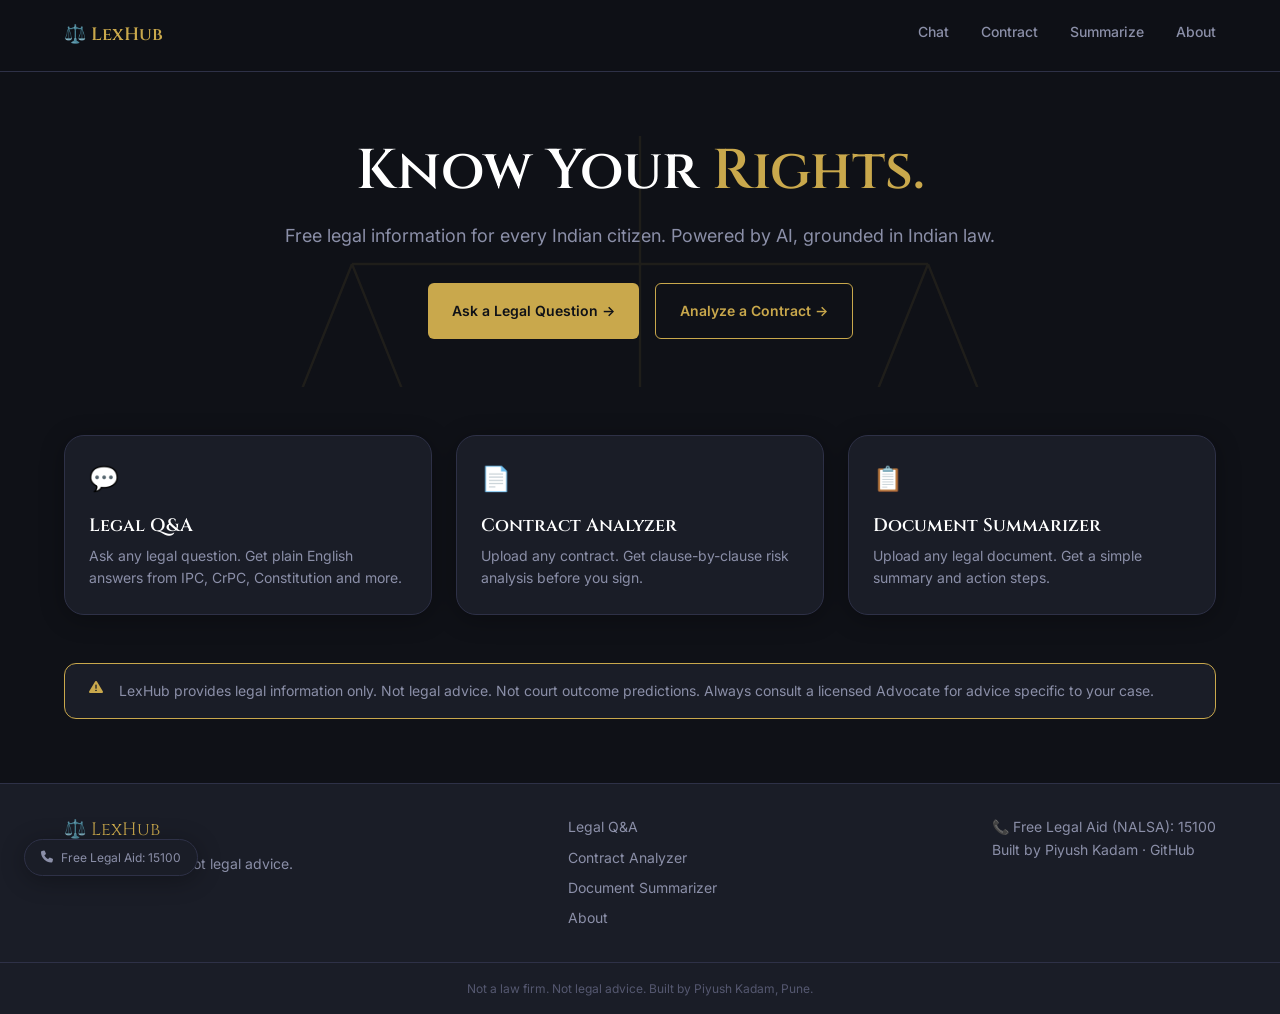
<file: frontend/index.html>
<!DOCTYPE html>
<html lang="en">
<head>
  <meta charset="UTF-8" />
  <meta name="viewport" content="width=device-width, initial-scale=1.0" />
  <title>LexHub — AI Legal Aid for India</title>
  <meta name="description" content="Free legal information for every Indian citizen. Ask legal questions, analyze contracts, and summarize legal documents in plain English." />
  <link rel="stylesheet" href="css/style.css" />
  <link rel="stylesheet" href="https://cdnjs.cloudflare.com/ajax/libs/font-awesome/6.5.1/css/all.min.css" />
</head>
<body>

  <header class="navbar">
    <div class="navbar__inner">
      <a class="navbar__logo" href="index.html">⚖️ LexHub</a>
      <nav class="navbar__links">
        <a class="navbar__link" href="chat.html">Chat</a>
        <a class="navbar__link" href="contract.html">Contract</a>
        <a class="navbar__link" href="summarizer.html">Summarize</a>
        <a class="navbar__link" href="about.html">About</a>
      </nav>
      <button class="navbar__toggle" aria-label="Toggle navigation menu">
        <i class="fa-solid fa-bars"></i>
      </button>
    </div>
  </header>

  <main>
    <section class="hero">
      <svg class="hero__bg" viewBox="0 0 800 400" xmlns="http://www.w3.org/2000/svg" aria-hidden="true">
        <g stroke="#C9A84C" stroke-width="1.5" fill="none" opacity="0.6">
          <line x1="400" y1="40" x2="400" y2="320" />
          <line x1="220" y1="120" x2="580" y2="120" />
          <line x1="220" y1="120" x2="180" y2="220" />
          <line x1="220" y1="120" x2="260" y2="220" />
          <line x1="580" y1="120" x2="540" y2="220" />
          <line x1="580" y1="120" x2="620" y2="220" />
          <path d="M180 220 A40 40 0 0 0 260 220" />
          <path d="M540 220 A40 40 0 0 0 620 220" />
          <line x1="340" y1="320" x2="460" y2="320" />
        </g>
      </svg>
      <div class="hero__content">
        <h1 class="hero__heading">Know Your <span>Rights.</span></h1>
        <p class="hero__subheading">
          Free legal information for every Indian citizen. Powered by AI, grounded in Indian law.
        </p>
        <div class="hero__ctas">
          <a class="btn btn--primary" href="chat.html">Ask a Legal Question →</a>
          <a class="btn btn--outline" href="contract.html">Analyze a Contract →</a>
        </div>
      </div>
    </section>

    <section class="features">
      <article class="feature-card">
        <div class="feature-card__icon">💬</div>
        <h2 class="feature-card__title">Legal Q&amp;A</h2>
        <p class="feature-card__text">
          Ask any legal question. Get plain English answers from IPC, CrPC, Constitution and more.
        </p>
      </article>
      <article class="feature-card">
        <div class="feature-card__icon">📄</div>
        <h2 class="feature-card__title">Contract Analyzer</h2>
        <p class="feature-card__text">
          Upload any contract. Get clause-by-clause risk analysis before you sign.
        </p>
      </article>
      <article class="feature-card">
        <div class="feature-card__icon">📋</div>
        <h2 class="feature-card__title">Document Summarizer</h2>
        <p class="feature-card__text">
          Upload any legal document. Get a simple summary and action steps.
        </p>
      </article>
    </section>

    <section class="banner">
      <div class="disclaimer">
        <i class="fa-solid fa-triangle-exclamation disclaimer__icon" aria-hidden="true"></i>
        <span>LexHub provides legal information only. Not legal advice. Not court outcome predictions. Always consult a licensed Advocate for advice specific to your case.</span>
      </div>
    </section>
  </main>

  <footer class="footer">
    <div class="footer__top">
      <div>
        <div class="footer__brand">⚖️ LexHub</div>
        <p class="footer__tagline">Know your rights. Not legal advice.</p>
      </div>
      <nav class="footer__links">
        <a href="chat.html">Legal Q&amp;A</a>
        <a href="contract.html">Contract Analyzer</a>
        <a href="summarizer.html">Document Summarizer</a>
        <a href="about.html">About</a>
      </nav>
      <div class="footer__nalsa">
        <p>📞 Free Legal Aid (NALSA): <a href="https://nalsa.gov.in" target="_blank" rel="noopener">15100</a></p>
        <p>Built by Piyush Kadam ·
          <a href="https://github.com/virtualpiyu" target="_blank" rel="noopener">GitHub</a>
        </p>
      </div>
    </div>
    <div class="footer__bottom">
      Not a law firm. Not legal advice. Built by Piyush Kadam, Pune.
    </div>
  </footer>

  <a class="nalsa-widget" href="https://nalsa.gov.in" target="_blank" rel="noopener">
    <i class="fa-solid fa-phone" aria-hidden="true"></i> Free Legal Aid: 15100
  </a>

  <script src="js/utils.js"></script>
  <script>
    document.querySelectorAll('.navbar__link').forEach(link => {
      if (link.getAttribute('href') === location.pathname.split('/').pop()) {
        link.classList.add('active');
      }
    });
  </script>
</body>
</html>
</file>
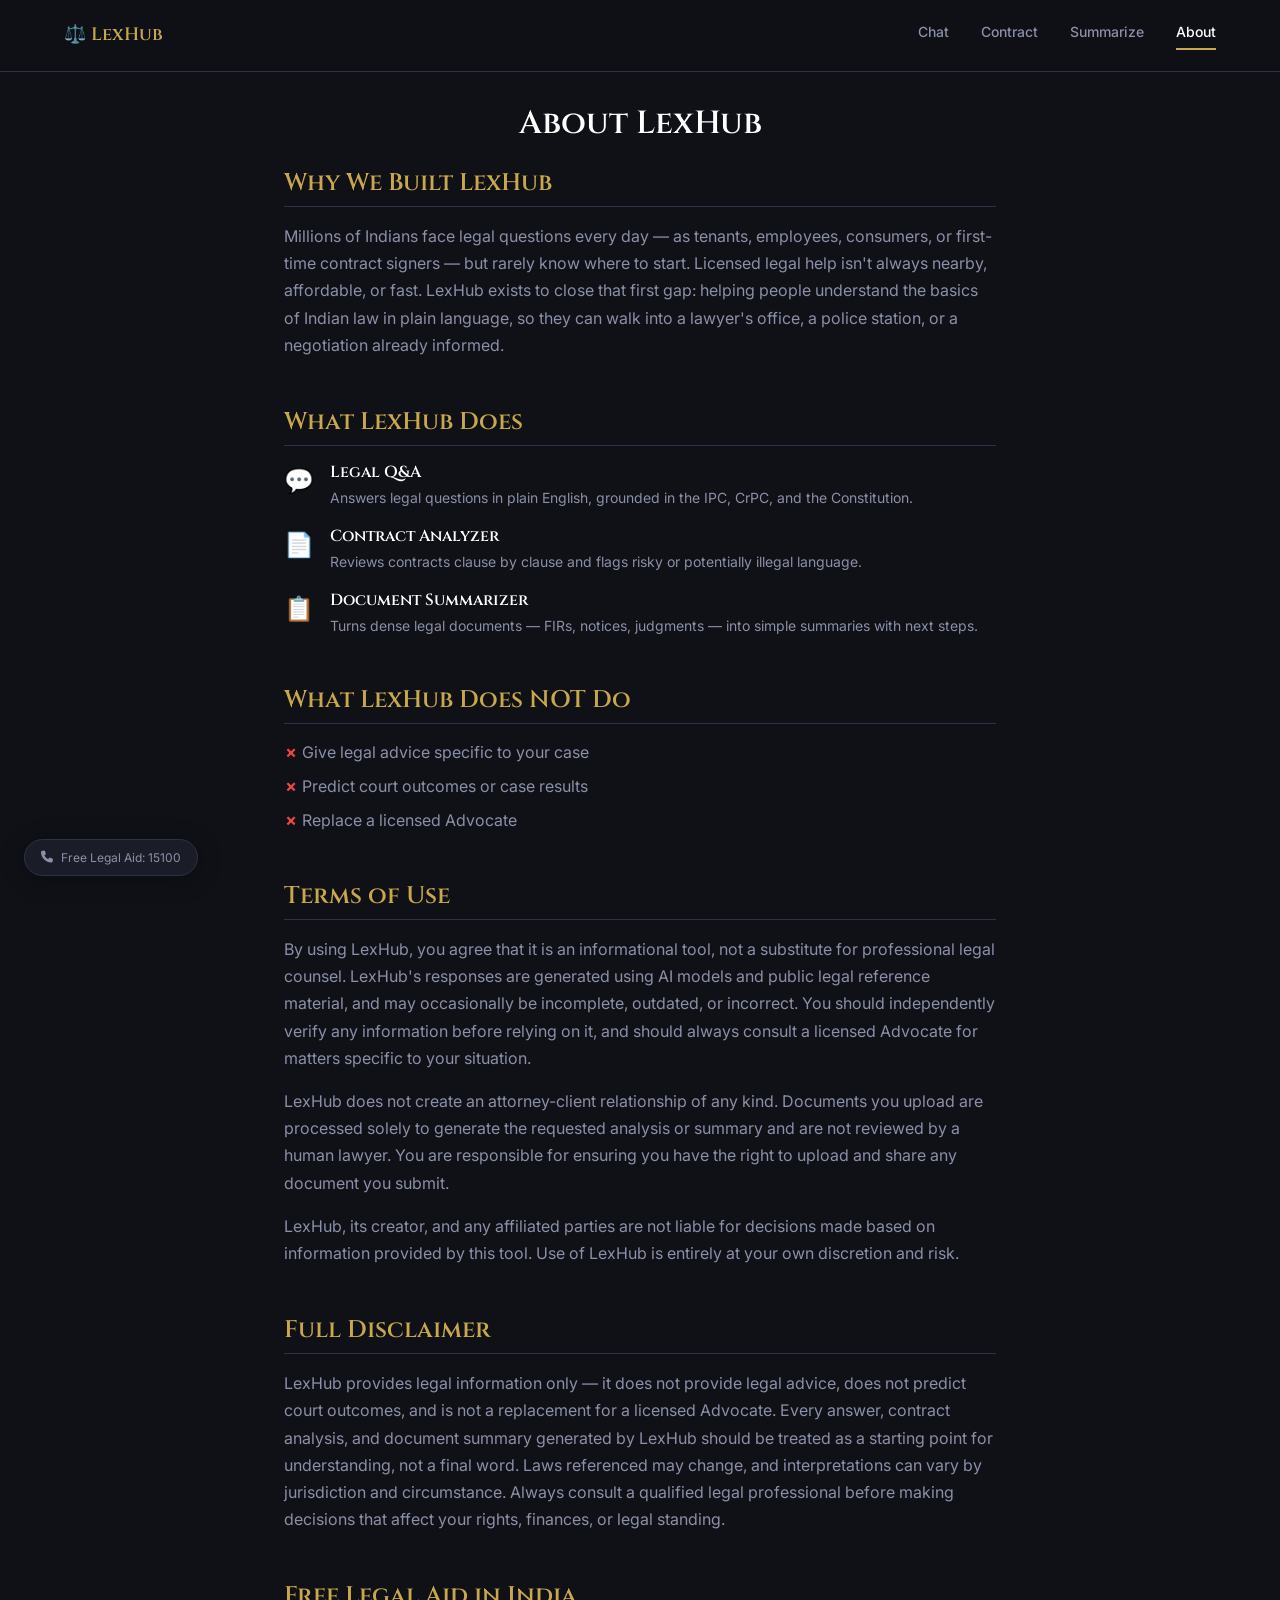
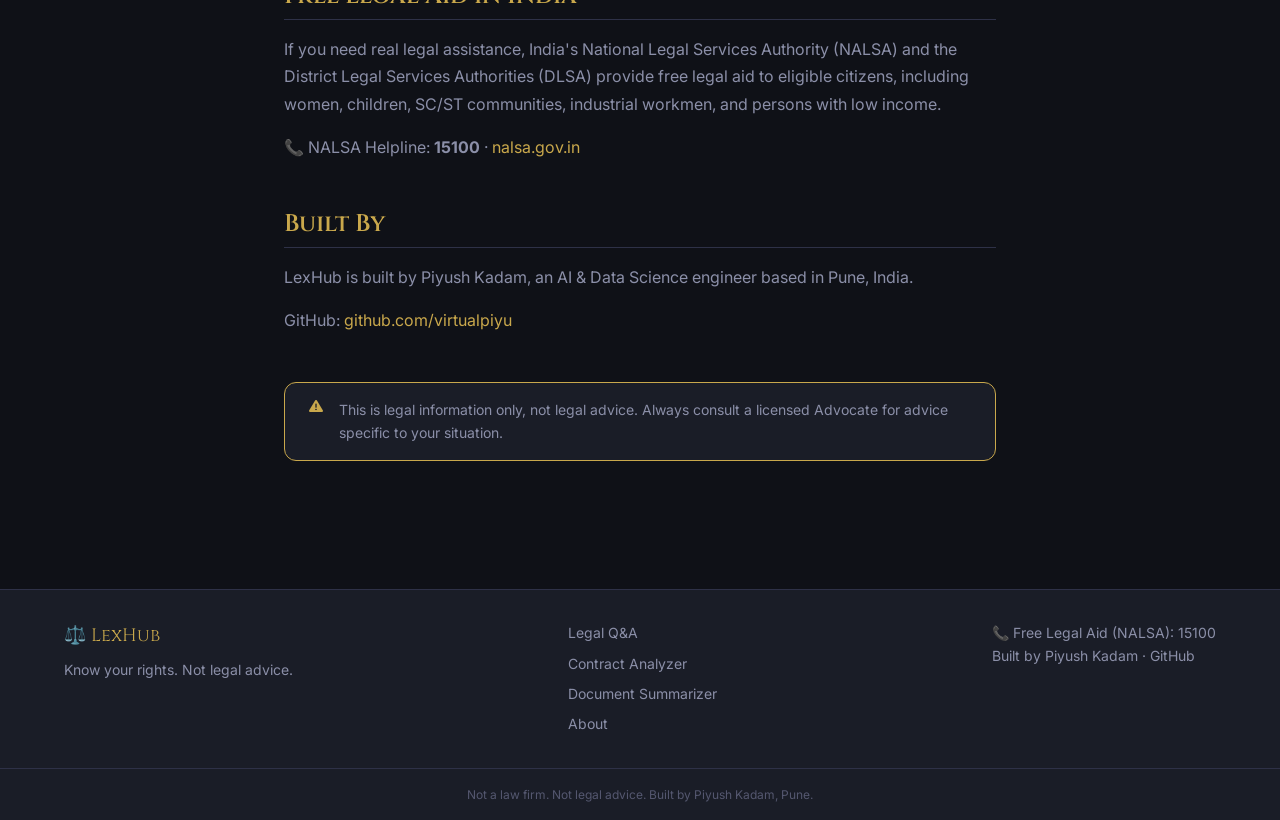
<file: frontend/about.html>
<!DOCTYPE html>
<html lang="en">
<head>
  <meta charset="UTF-8" />
  <meta name="viewport" content="width=device-width, initial-scale=1.0" />
  <title>About &amp; Disclaimer — LexHub</title>
  <link rel="stylesheet" href="css/style.css" />
  <link rel="stylesheet" href="https://cdnjs.cloudflare.com/ajax/libs/font-awesome/6.5.1/css/all.min.css" />
  <style>
    .about-content {
      max-width: 760px;
      margin: 0 auto;
      padding: var(--space-4) var(--space-3) var(--space-8);
    }
    .about-content section {
      margin-bottom: var(--space-6);
    }
    .about-content h1 {
      font-size: var(--text-2xl);
      margin-bottom: var(--space-3);
      text-align: center;
    }
    .about-content h2 {
      font-size: var(--text-xl);
      color: var(--accent-gold);
      margin-bottom: var(--space-2);
      border-bottom: 1px solid var(--border-color);
      padding-bottom: var(--space-1);
    }
    .about-content p {
      color: var(--text-secondary);
      margin-bottom: var(--space-2);
      line-height: 1.7;
    }
    .about-content ul {
      display: flex;
      flex-direction: column;
      gap: var(--space-1);
      margin-bottom: var(--space-2);
    }
    .about-list--no li {
      color: var(--text-secondary);
    }
    .about-list--no li::before {
      content: "✗ ";
      color: var(--illegal-red);
      font-weight: 700;
    }
    .about-feature {
      display: flex;
      gap: var(--space-2);
      margin-bottom: var(--space-2);
    }
    .about-feature__icon {
      font-size: var(--text-xl);
    }
    .about-feature h3 {
      font-size: var(--text-base);
      margin-bottom: 4px;
    }
    .about-feature p {
      margin-bottom: 0;
      font-size: var(--text-sm);
    }
  </style>
</head>
<body>

  <header class="navbar">
    <div class="navbar__inner">
      <a class="navbar__logo" href="index.html">⚖️ LexHub</a>
      <nav class="navbar__links">
        <a class="navbar__link" href="chat.html">Chat</a>
        <a class="navbar__link" href="contract.html">Contract</a>
        <a class="navbar__link" href="summarizer.html">Summarize</a>
        <a class="navbar__link active" href="about.html">About</a>
      </nav>
      <button class="navbar__toggle" aria-label="Toggle navigation menu">
        <i class="fa-solid fa-bars"></i>
      </button>
    </div>
  </header>

  <main class="about-content">
    <h1>About LexHub</h1>

    <section>
      <h2>Why We Built LexHub</h2>
      <p>
        Millions of Indians face legal questions every day — as tenants, employees, consumers, or
        first-time contract signers — but rarely know where to start. Licensed legal help isn't always
        nearby, affordable, or fast. LexHub exists to close that first gap: helping people understand
        the basics of Indian law in plain language, so they can walk into a lawyer's office, a police
        station, or a negotiation already informed.
      </p>
    </section>

    <section>
      <h2>What LexHub Does</h2>
      <div class="about-feature">
        <span class="about-feature__icon">💬</span>
        <div>
          <h3>Legal Q&amp;A</h3>
          <p>Answers legal questions in plain English, grounded in the IPC, CrPC, and the Constitution.</p>
        </div>
      </div>
      <div class="about-feature">
        <span class="about-feature__icon">📄</span>
        <div>
          <h3>Contract Analyzer</h3>
          <p>Reviews contracts clause by clause and flags risky or potentially illegal language.</p>
        </div>
      </div>
      <div class="about-feature">
        <span class="about-feature__icon">📋</span>
        <div>
          <h3>Document Summarizer</h3>
          <p>Turns dense legal documents — FIRs, notices, judgments — into simple summaries with next steps.</p>
        </div>
      </div>
    </section>

    <section>
      <h2>What LexHub Does NOT Do</h2>
      <ul class="about-list--no">
        <li>Give legal advice specific to your case</li>
        <li>Predict court outcomes or case results</li>
        <li>Replace a licensed Advocate</li>
      </ul>
    </section>

    <section>
      <h2>Terms of Use</h2>
      <p>
        By using LexHub, you agree that it is an informational tool, not a substitute for professional
        legal counsel. LexHub's responses are generated using AI models and public legal reference
        material, and may occasionally be incomplete, outdated, or incorrect. You should independently
        verify any information before relying on it, and should always consult a licensed Advocate for
        matters specific to your situation.
      </p>
      <p>
        LexHub does not create an attorney-client relationship of any kind. Documents you upload are
        processed solely to generate the requested analysis or summary and are not reviewed by a human
        lawyer. You are responsible for ensuring you have the right to upload and share any document
        you submit.
      </p>
      <p>
        LexHub, its creator, and any affiliated parties are not liable for decisions made based on
        information provided by this tool. Use of LexHub is entirely at your own discretion and risk.
      </p>
    </section>

    <section>
      <h2>Full Disclaimer</h2>
      <p>
        LexHub provides legal information only — it does not provide legal advice, does not predict
        court outcomes, and is not a replacement for a licensed Advocate. Every answer, contract
        analysis, and document summary generated by LexHub should be treated as a starting point for
        understanding, not a final word. Laws referenced may change, and interpretations can vary by
        jurisdiction and circumstance. Always consult a qualified legal professional before making
        decisions that affect your rights, finances, or legal standing.
      </p>
    </section>

    <section>
      <h2>Free Legal Aid in India</h2>
      <p>
        If you need real legal assistance, India's National Legal Services Authority (NALSA) and the
        District Legal Services Authorities (DLSA) provide free legal aid to eligible citizens,
        including women, children, SC/ST communities, industrial workmen, and persons with low income.
      </p>
      <p>
        📞 NALSA Helpline: <strong>15100</strong> ·
        <a href="https://nalsa.gov.in" target="_blank" rel="noopener" style="color: var(--accent-gold);">nalsa.gov.in</a>
      </p>
    </section>

    <section>
      <h2>Built By</h2>
      <p>
        LexHub is built by Piyush Kadam, an AI &amp; Data Science engineer based in Pune, India.
      </p>
      <p>
        GitHub: <a href="https://github.com/virtualpiyu" target="_blank" rel="noopener" style="color: var(--accent-gold);">github.com/virtualpiyu</a>
      </p>
    </section>

    <div class="disclaimer">
      <i class="fa-solid fa-triangle-exclamation disclaimer__icon" aria-hidden="true"></i>
      <span>This is legal information only, not legal advice. Always consult a licensed Advocate for advice specific to your situation.</span>
    </div>
  </main>

  <footer class="footer">
    <div class="footer__top">
      <div>
        <div class="footer__brand">⚖️ LexHub</div>
        <p class="footer__tagline">Know your rights. Not legal advice.</p>
      </div>
      <nav class="footer__links">
        <a href="chat.html">Legal Q&amp;A</a>
        <a href="contract.html">Contract Analyzer</a>
        <a href="summarizer.html">Document Summarizer</a>
        <a href="about.html">About</a>
      </nav>
      <div class="footer__nalsa">
        <p>📞 Free Legal Aid (NALSA): <a href="https://nalsa.gov.in" target="_blank" rel="noopener">15100</a></p>
        <p>Built by Piyush Kadam ·
          <a href="https://github.com/virtualpiyu" target="_blank" rel="noopener">GitHub</a>
        </p>
      </div>
    </div>
    <div class="footer__bottom">
      Not a law firm. Not legal advice. Built by Piyush Kadam, Pune.
    </div>
  </footer>

  <a class="nalsa-widget" href="https://nalsa.gov.in" target="_blank" rel="noopener">
    <i class="fa-solid fa-phone" aria-hidden="true"></i> Free Legal Aid: 15100
  </a>

  <script src="js/utils.js"></script>
</body>
</html>
</file>
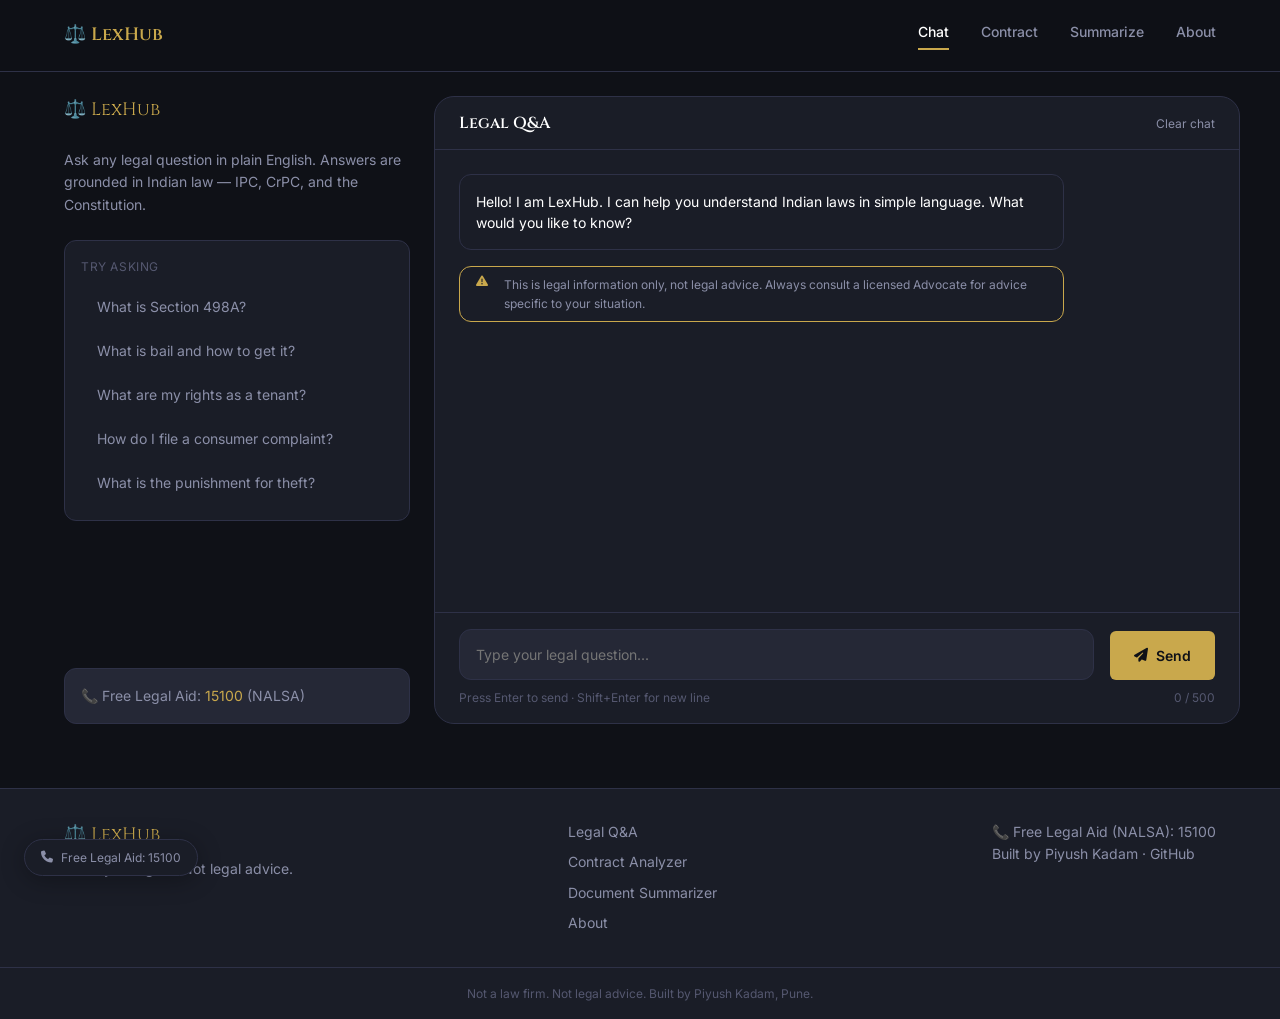
<file: frontend/chat.html>
<!DOCTYPE html>
<html lang="en">
<head>
  <meta charset="UTF-8" />
  <meta name="viewport" content="width=device-width, initial-scale=1.0" />
  <title>Legal Q&amp;A — LexHub</title>
  <link rel="stylesheet" href="css/style.css" />
  <link rel="stylesheet" href="css/chat.css" />
  <link rel="stylesheet" href="https://cdnjs.cloudflare.com/ajax/libs/font-awesome/6.5.1/css/all.min.css" />
</head>
<body>

  <header class="navbar">
    <div class="navbar__inner">
      <a class="navbar__logo" href="index.html">⚖️ LexHub</a>
      <nav class="navbar__links">
        <a class="navbar__link active" href="chat.html">Chat</a>
        <a class="navbar__link" href="contract.html">Contract</a>
        <a class="navbar__link" href="summarizer.html">Summarize</a>
        <a class="navbar__link" href="about.html">About</a>
      </nav>
      <button class="navbar__toggle" aria-label="Toggle navigation menu">
        <i class="fa-solid fa-bars"></i>
      </button>
    </div>
  </header>

  <main class="chat-page">
    <aside class="chat-sidebar">
      <div class="chat-sidebar__brand">⚖️ LexHub</div>
      <p class="chat-sidebar__desc">
        Ask any legal question in plain English. Answers are grounded in Indian law — IPC, CrPC, and the Constitution.
      </p>

      <div class="suggested-questions">
        <p class="suggested-questions__title">Try asking</p>
        <button class="suggested-question">What is Section 498A?</button>
        <button class="suggested-question">What is bail and how to get it?</button>
        <button class="suggested-question">What are my rights as a tenant?</button>
        <button class="suggested-question">How do I file a consumer complaint?</button>
        <button class="suggested-question">What is the punishment for theft?</button>
      </div>

      <div class="sidebar-nalsa">
        📞 Free Legal Aid: <a href="https://nalsa.gov.in" target="_blank" rel="noopener">15100</a> (NALSA)
      </div>
    </aside>

    <section class="chat-panel">
      <div class="chat-panel__header">
        <h2>Legal Q&amp;A</h2>
        <button class="chat-clear-btn" id="clearChatBtn">Clear chat</button>
      </div>

      <div class="chat-messages" id="chatMessages" aria-live="polite"></div>

      <div class="chat-input-area">
        <div class="chat-input-row">
          <textarea
            id="chatInput"
            class="chat-input"
            rows="1"
            maxlength="500"
            placeholder="Type your legal question..."
            aria-label="Type your legal question"
          ></textarea>
          <button class="btn btn--primary chat-send-btn" id="sendBtn">
            <i class="fa-solid fa-paper-plane" aria-hidden="true"></i> Send
          </button>
        </div>
        <div class="chat-input-meta">
          <span>Press Enter to send · Shift+Enter for new line</span>
          <span class="chat-char-counter" id="charCounter">0 / 500</span>
        </div>
      </div>
    </section>
  </main>

  <footer class="footer">
    <div class="footer__top">
      <div>
        <div class="footer__brand">⚖️ LexHub</div>
        <p class="footer__tagline">Know your rights. Not legal advice.</p>
      </div>
      <nav class="footer__links">
        <a href="chat.html">Legal Q&amp;A</a>
        <a href="contract.html">Contract Analyzer</a>
        <a href="summarizer.html">Document Summarizer</a>
        <a href="about.html">About</a>
      </nav>
      <div class="footer__nalsa">
        <p>📞 Free Legal Aid (NALSA): <a href="https://nalsa.gov.in" target="_blank" rel="noopener">15100</a></p>
        <p>Built by Piyush Kadam ·
          <a href="https://github.com/virtualpiyu" target="_blank" rel="noopener">GitHub</a>
        </p>
      </div>
    </div>
    <div class="footer__bottom">
      Not a law firm. Not legal advice. Built by Piyush Kadam, Pune.
    </div>
  </footer>

  <a class="nalsa-widget" href="https://nalsa.gov.in" target="_blank" rel="noopener">
    <i class="fa-solid fa-phone" aria-hidden="true"></i> Free Legal Aid: 15100
  </a>

  <script src="js/utils.js"></script>
  <script src="js/chat.js"></script>
</body>
</html>
</file>
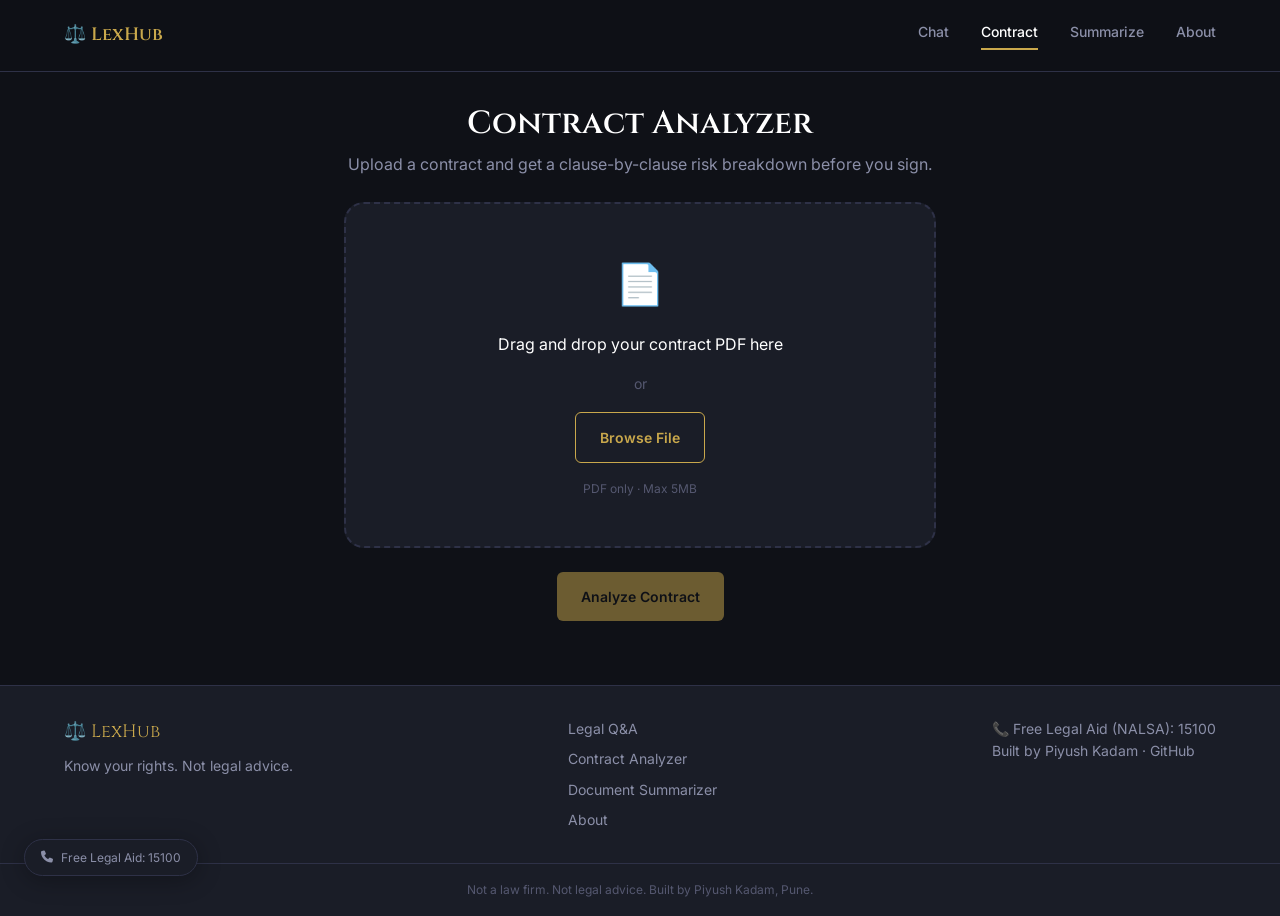
<file: frontend/contract.html>
<!DOCTYPE html>
<html lang="en">
<head>
  <meta charset="UTF-8" />
  <meta name="viewport" content="width=device-width, initial-scale=1.0" />
  <title>Contract Analyzer — LexHub</title>
  <link rel="stylesheet" href="css/style.css" />
  <link rel="stylesheet" href="css/contract.css" />
  <link rel="stylesheet" href="https://cdnjs.cloudflare.com/ajax/libs/font-awesome/6.5.1/css/all.min.css" />
</head>
<body>

  <header class="navbar">
    <div class="navbar__inner">
      <a class="navbar__logo" href="index.html">⚖️ LexHub</a>
      <nav class="navbar__links">
        <a class="navbar__link" href="chat.html">Chat</a>
        <a class="navbar__link active" href="contract.html">Contract</a>
        <a class="navbar__link" href="summarizer.html">Summarize</a>
        <a class="navbar__link" href="about.html">About</a>
      </nav>
      <button class="navbar__toggle" aria-label="Toggle navigation menu">
        <i class="fa-solid fa-bars"></i>
      </button>
    </div>
  </header>

  <main>
    <section class="page-header">
      <h1>Contract Analyzer</h1>
      <p>Upload a contract and get a clause-by-clause risk breakdown before you sign.</p>
    </section>

    <section class="upload-wrapper">
      <div class="dropzone" id="dropzone">
        <div class="dropzone__icon">📄</div>
        <p class="dropzone__text">Drag and drop your contract PDF here</p>
        <p class="dropzone__divider">or</p>
        <button class="btn btn--outline" id="browseBtn">Browse File</button>
        <input type="file" id="fileInput" class="file-input-hidden" accept="application/pdf" />
        <p class="dropzone__hint">PDF only · Max 5MB</p>

        <div class="file-preview" id="filePreview">
          <span id="fileInfo"></span>
          <button class="file-preview__remove" id="removeFileBtn" aria-label="Remove file">
            <i class="fa-solid fa-xmark"></i>
          </button>
        </div>
      </div>

      <div class="upload-actions">
        <button class="btn btn--primary" id="analyzeBtn" disabled>Analyze Contract</button>
      </div>
    </section>

    <section class="results" id="resultsSection">
      <div class="risk-score-card">
        <div class="risk-score-card__number" id="riskScoreNumber">0</div>
        <div class="risk-score-card__label" id="riskScoreLabel">LOW RISK</div>
        <div class="risk-bar-track">
          <div class="risk-bar-fill" id="riskBarFill"></div>
        </div>
        <p class="risk-score-card__counts" id="riskCounts"></p>
      </div>

      <div class="disclaimer" style="margin-bottom: var(--space-3);">
        <i class="fa-solid fa-triangle-exclamation disclaimer__icon" aria-hidden="true"></i>
        <span>Review all flagged clauses with a licensed Advocate before signing.</span>
      </div>

      <div class="clause-list" id="clauseList"></div>

      <div class="results-actions">
        <button class="btn btn--outline" id="downloadReportBtn">
          <i class="fa-solid fa-file-arrow-down" aria-hidden="true"></i> Download PDF Report
        </button>
      </div>
    </section>
  </main>

  <footer class="footer">
    <div class="footer__top">
      <div>
        <div class="footer__brand">⚖️ LexHub</div>
        <p class="footer__tagline">Know your rights. Not legal advice.</p>
      </div>
      <nav class="footer__links">
        <a href="chat.html">Legal Q&amp;A</a>
        <a href="contract.html">Contract Analyzer</a>
        <a href="summarizer.html">Document Summarizer</a>
        <a href="about.html">About</a>
      </nav>
      <div class="footer__nalsa">
        <p>📞 Free Legal Aid (NALSA): <a href="https://nalsa.gov.in" target="_blank" rel="noopener">15100</a></p>
        <p>Built by Piyush Kadam ·
          <a href="https://github.com/virtualpiyu" target="_blank" rel="noopener">GitHub</a>
        </p>
      </div>
    </div>
    <div class="footer__bottom">
      Not a law firm. Not legal advice. Built by Piyush Kadam, Pune.
    </div>
  </footer>

  <a class="nalsa-widget" href="https://nalsa.gov.in" target="_blank" rel="noopener">
    <i class="fa-solid fa-phone" aria-hidden="true"></i> Free Legal Aid: 15100
  </a>

  <script src="js/utils.js"></script>
  <script src="js/contract.js"></script>
</body>
</html>
</file>
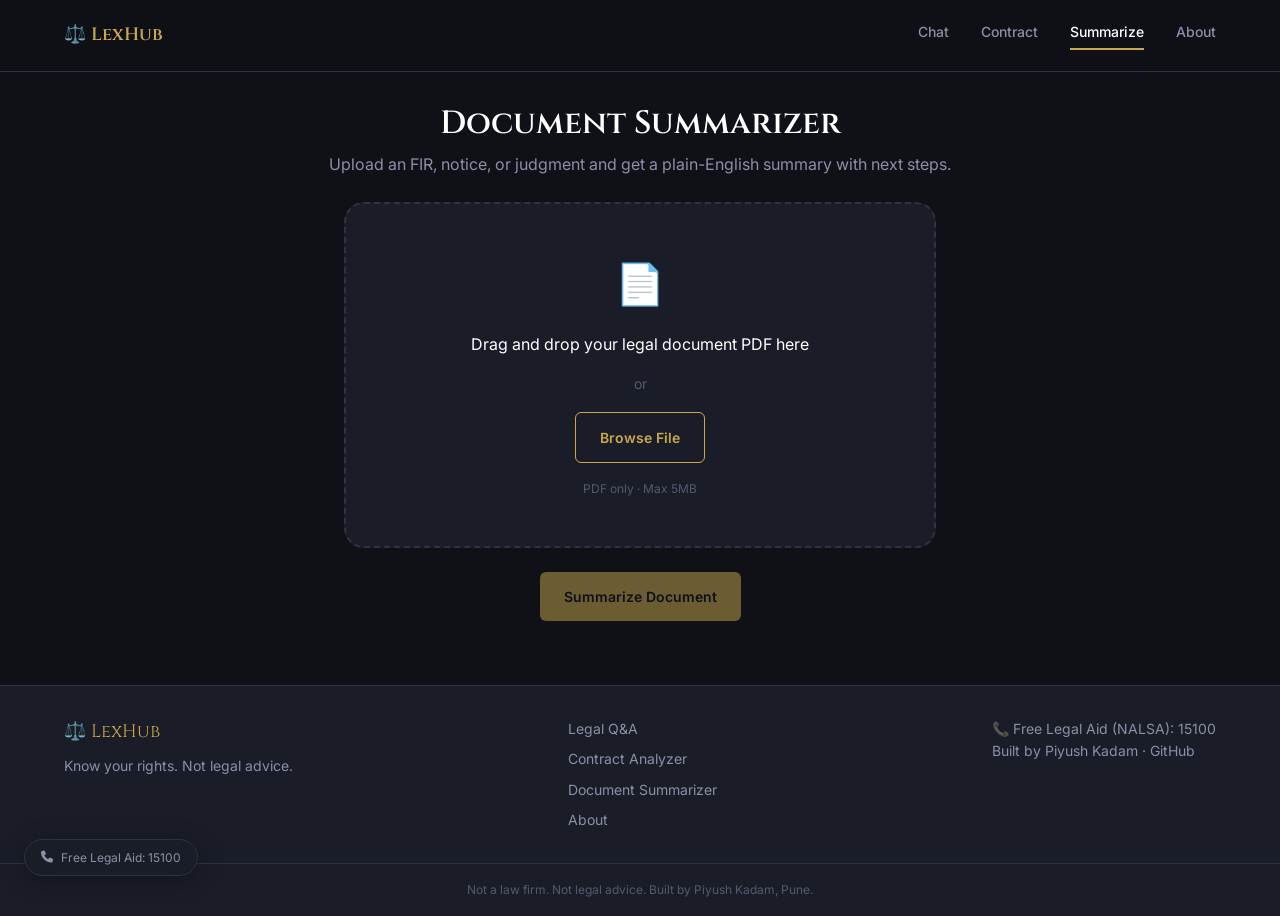
<file: frontend/summarizer.html>
<!DOCTYPE html>
<html lang="en">
<head>
  <meta charset="UTF-8" />
  <meta name="viewport" content="width=device-width, initial-scale=1.0" />
  <title>Document Summarizer — LexHub</title>
  <link rel="stylesheet" href="css/style.css" />
  <link rel="stylesheet" href="css/contract.css" />
  <link rel="stylesheet" href="css/summarizer.css" />
  <link rel="stylesheet" href="https://cdnjs.cloudflare.com/ajax/libs/font-awesome/6.5.1/css/all.min.css" />
</head>
<body>

  <header class="navbar">
    <div class="navbar__inner">
      <a class="navbar__logo" href="index.html">⚖️ LexHub</a>
      <nav class="navbar__links">
        <a class="navbar__link" href="chat.html">Chat</a>
        <a class="navbar__link" href="contract.html">Contract</a>
        <a class="navbar__link active" href="summarizer.html">Summarize</a>
        <a class="navbar__link" href="about.html">About</a>
      </nav>
      <button class="navbar__toggle" aria-label="Toggle navigation menu">
        <i class="fa-solid fa-bars"></i>
      </button>
    </div>
  </header>

  <main>
    <section class="page-header">
      <h1>Document Summarizer</h1>
      <p>Upload an FIR, notice, or judgment and get a plain-English summary with next steps.</p>
    </section>

    <section class="upload-wrapper">
      <div class="dropzone" id="dropzone">
        <div class="dropzone__icon">📄</div>
        <p class="dropzone__text">Drag and drop your legal document PDF here</p>
        <p class="dropzone__divider">or</p>
        <button class="btn btn--outline" id="browseBtn">Browse File</button>
        <input type="file" id="fileInput" class="file-input-hidden" accept="application/pdf" />
        <p class="dropzone__hint">PDF only · Max 5MB</p>

        <div class="file-preview" id="filePreview">
          <span id="fileInfo"></span>
          <button class="file-preview__remove" id="removeFileBtn" aria-label="Remove file">
            <i class="fa-solid fa-xmark"></i>
          </button>
        </div>
      </div>

      <div class="upload-actions">
        <button class="btn btn--primary" id="analyzeBtn" disabled>Summarize Document</button>
      </div>
    </section>

    <section class="results" id="resultsSection">
      <span class="doc-type-badge" id="docTypeBadge">Document</span>

      <div class="summary-card">
        <h2>Document Summary</h2>
        <div class="summary-card__body" id="summaryBody"></div>
      </div>

      <div class="action-card">
        <h2>What You Should Do Next</h2>
        <div class="action-list" id="actionList"></div>
      </div>

      <div class="disclaimer" id="summaryDisclaimer" style="margin-bottom: var(--space-3);"></div>

      <div class="results-actions">
        <button class="btn btn--outline" id="downloadSummaryBtn">
          <i class="fa-solid fa-file-arrow-down" aria-hidden="true"></i> Download Summary
        </button>
      </div>
    </section>
  </main>

  <footer class="footer">
    <div class="footer__top">
      <div>
        <div class="footer__brand">⚖️ LexHub</div>
        <p class="footer__tagline">Know your rights. Not legal advice.</p>
      </div>
      <nav class="footer__links">
        <a href="chat.html">Legal Q&amp;A</a>
        <a href="contract.html">Contract Analyzer</a>
        <a href="summarizer.html">Document Summarizer</a>
        <a href="about.html">About</a>
      </nav>
      <div class="footer__nalsa">
        <p>📞 Free Legal Aid (NALSA): <a href="https://nalsa.gov.in" target="_blank" rel="noopener">15100</a></p>
        <p>Built by Piyush Kadam ·
          <a href="https://github.com/virtualpiyu" target="_blank" rel="noopener">GitHub</a>
        </p>
      </div>
    </div>
    <div class="footer__bottom">
      Not a law firm. Not legal advice. Built by Piyush Kadam, Pune.
    </div>
  </footer>

  <a class="nalsa-widget" href="https://nalsa.gov.in" target="_blank" rel="noopener">
    <i class="fa-solid fa-phone" aria-hidden="true"></i> Free Legal Aid: 15100
  </a>

  <script src="js/utils.js"></script>
  <script src="js/summarizer.js"></script>
</body>
</html>
</file>
<file: frontend/css/style.css>
/* ==========================================================================
   LexHub — Global Stylesheet
   Design tokens + resets + shared components (navbar, footer, disclaimer,
   loader, toast, NALSA widget)
   ========================================================================== */

@import url('https://fonts.googleapis.com/css2?family=Cinzel:wght@500;600;700&family=Inter:wght@400;500;600;700&family=JetBrains+Mono:wght@400;500&display=swap');

/* ---------- Design tokens ---------- */
:root {
  /* Colors */
  --bg-primary: #0F1117;
  --bg-secondary: #1A1D27;
  --bg-tertiary: #252836;
  --accent-gold: #C9A84C;
  --accent-gold-light: #E8C97A;
  --text-primary: #FFFFFF;
  --text-secondary: #8B8FA8;
  --text-muted: #555870;
  --border-color: #2E3147;
  --safe-green: #22C55E;
  --risky-amber: #F59E0B;
  --illegal-red: #EF4444;
  --user-bubble: #C9A84C20;
  --bot-bubble: #1A1D27;

  /* Typography */
  --font-heading: 'Cinzel', serif;
  --font-body: 'Inter', sans-serif;
  --font-mono: 'JetBrains Mono', monospace;

  --text-xs: 12px;
  --text-sm: 14px;
  --text-base: 16px;
  --text-lg: 18px;
  --text-xl: 24px;
  --text-2xl: 32px;

  /* Spacing (8px grid) */
  --space-1: 8px;
  --space-2: 16px;
  --space-3: 24px;
  --space-4: 32px;
  --space-6: 48px;
  --space-8: 64px;

  /* Radius */
  --radius-sm: 6px;
  --radius-md: 12px;
  --radius-lg: 20px;
  --radius-full: 9999px;

  /* Shadows */
  --shadow-card: 0 4px 24px rgba(0, 0, 0, 0.3);
  --shadow-gold: 0 0 20px rgba(201, 168, 76, 0.15);

  /* Layout */
  --navbar-height: 72px;
  --max-width: 1200px;
}

/* ---------- Reset ---------- */
*,
*::before,
*::after {
  box-sizing: border-box;
  margin: 0;
  padding: 0;
}

html {
  scroll-behavior: smooth;
}

body {
  font-family: var(--font-body);
  font-size: var(--text-base);
  background: var(--bg-primary);
  color: var(--text-primary);
  line-height: 1.6;
  -webkit-font-smoothing: antialiased;
  animation: pageFadeIn 0.4s ease both;
}

img {
  max-width: 100%;
  display: block;
}

a {
  color: inherit;
  text-decoration: none;
}

button {
  font-family: inherit;
  cursor: pointer;
  border: none;
  background: none;
  color: inherit;
}

input,
textarea {
  font-family: inherit;
  font-size: inherit;
  color: inherit;
}

ul {
  list-style: none;
}

:focus-visible {
  outline: 2px solid var(--accent-gold);
  outline-offset: 2px;
}

h1, h2, h3, h4 {
  font-family: var(--font-heading);
  font-weight: 600;
  line-height: 1.25;
}

.container {
  max-width: var(--max-width);
  margin: 0 auto;
  padding: 0 var(--space-3);
}

@keyframes pageFadeIn {
  from { opacity: 0; }
  to { opacity: 1; }
}

/* ==========================================================================
   Navbar
   ========================================================================== */
.navbar {
  position: sticky;
  top: 0;
  z-index: 100;
  height: var(--navbar-height);
  display: flex;
  align-items: center;
  background: rgba(15, 17, 23, 0.85);
  backdrop-filter: blur(10px);
  border-bottom: 1px solid var(--border-color);
  transition: border-color 0.2s ease;
}

.navbar__inner {
  width: 100%;
  max-width: var(--max-width);
  margin: 0 auto;
  padding: 0 var(--space-3);
  display: flex;
  align-items: center;
  justify-content: space-between;
}

.navbar__logo {
  font-family: var(--font-heading);
  font-size: var(--text-lg);
  font-weight: 600;
  color: var(--accent-gold);
  display: flex;
  align-items: center;
  gap: var(--space-1);
}

.navbar__links {
  display: flex;
  align-items: center;
  gap: var(--space-4);
}

.navbar__link {
  font-size: var(--text-sm);
  font-weight: 500;
  color: var(--text-secondary);
  padding-bottom: 4px;
  border-bottom: 2px solid transparent;
  transition: color 0.2s ease, border-color 0.2s ease;
}

.navbar__link:hover {
  color: var(--text-primary);
}

.navbar__link.active {
  color: var(--text-primary);
  border-bottom-color: var(--accent-gold);
}

.navbar__toggle {
  display: none;
  font-size: var(--text-xl);
  color: var(--text-primary);
}

.navbar__drawer {
  display: none;
}

@media (max-width: 768px) {
  .navbar__links {
    position: fixed;
    top: var(--navbar-height);
    right: 0;
    height: calc(100vh - var(--navbar-height));
    width: 240px;
    background: var(--bg-secondary);
    border-left: 1px solid var(--border-color);
    flex-direction: column;
    align-items: flex-start;
    padding: var(--space-3);
    gap: var(--space-3);
    transform: translateX(100%);
    transition: transform 0.25s ease;
  }

  .navbar__links.open {
    transform: translateX(0);
  }

  .navbar__toggle {
    display: block;
  }
}

/* ==========================================================================
   Buttons
   ========================================================================== */
.btn {
  display: inline-flex;
  align-items: center;
  justify-content: center;
  gap: var(--space-1);
  min-height: 44px;
  padding: var(--space-2) var(--space-3);
  border-radius: var(--radius-sm);
  font-size: var(--text-sm);
  font-weight: 600;
  transition: box-shadow 0.2s ease, background 0.2s ease, transform 0.1s ease;
}

.btn:active {
  transform: translateY(1px);
}

.btn--primary {
  background: var(--accent-gold);
  color: var(--bg-primary);
}

.btn--primary:hover {
  background: var(--accent-gold-light);
  box-shadow: var(--shadow-gold);
}

.btn--outline {
  background: transparent;
  color: var(--accent-gold);
  border: 1px solid var(--accent-gold);
}

.btn--outline:hover {
  box-shadow: var(--shadow-gold);
}

.btn:disabled {
  opacity: 0.5;
  cursor: not-allowed;
}

/* ==========================================================================
   Disclaimer component
   ========================================================================== */
.disclaimer {
  display: flex;
  align-items: flex-start;
  gap: var(--space-2);
  background: var(--bg-secondary);
  border: 1px solid var(--accent-gold);
  border-radius: var(--radius-md);
  padding: var(--space-2) var(--space-3);
  font-size: var(--text-sm);
  color: var(--text-secondary);
}

.disclaimer__icon {
  flex-shrink: 0;
  color: var(--accent-gold);
}

/* ==========================================================================
   Loader overlay
   ========================================================================== */
.loader-overlay {
  position: fixed;
  inset: 0;
  z-index: 1000;
  display: none;
  flex-direction: column;
  align-items: center;
  justify-content: center;
  gap: var(--space-2);
  background: rgba(15, 17, 23, 0.85);
  backdrop-filter: blur(4px);
}

.loader-overlay.visible {
  display: flex;
}

.loader-overlay__icon {
  font-size: 40px;
  color: var(--accent-gold);
  animation: spin 1.4s linear infinite;
}

.loader-overlay__message {
  font-size: var(--text-sm);
  color: var(--text-secondary);
}

@keyframes spin {
  to { transform: rotate(360deg); }
}

/* ==========================================================================
   Toast
   ========================================================================== */
.toast-container {
  position: fixed;
  top: var(--space-3);
  right: var(--space-3);
  z-index: 1100;
  display: flex;
  flex-direction: column;
  gap: var(--space-1);
}

.toast {
  min-width: 260px;
  max-width: 340px;
  padding: var(--space-2);
  border-radius: var(--radius-sm);
  font-size: var(--text-sm);
  color: var(--text-primary);
  box-shadow: var(--shadow-card);
  animation: toastIn 0.25s ease both;
}

.toast--error { background: var(--illegal-red); }
.toast--success { background: var(--safe-green); }
.toast--info { background: var(--bg-tertiary); border: 1px solid var(--border-color); }

.toast.closing {
  animation: toastOut 0.25s ease both;
}

@keyframes toastIn {
  from { opacity: 0; transform: translateX(24px); }
  to { opacity: 1; transform: translateX(0); }
}

@keyframes toastOut {
  from { opacity: 1; transform: translateX(0); }
  to { opacity: 0; transform: translateX(24px); }
}

/* ==========================================================================
   NALSA widget
   ========================================================================== */
.nalsa-widget {
  position: fixed;
  bottom: var(--space-3);
  left: var(--space-3);
  z-index: 90;
  display: flex;
  align-items: center;
  gap: var(--space-1);
  background: var(--bg-secondary);
  border: 1px solid var(--border-color);
  border-radius: var(--radius-full);
  padding: var(--space-1) var(--space-2);
  font-size: var(--text-xs);
  color: var(--text-secondary);
  box-shadow: var(--shadow-card);
}

.nalsa-widget:hover {
  border-color: var(--accent-gold);
  color: var(--text-primary);
}

@media (max-width: 768px) {
  .nalsa-widget {
    left: var(--space-2);
    bottom: var(--space-2);
    font-size: 11px;
  }
}

/* ==========================================================================
   Footer
   ========================================================================== */
.footer {
  background: var(--bg-secondary);
  border-top: 1px solid var(--border-color);
  margin-top: var(--space-8);
}

.footer__top {
  max-width: var(--max-width);
  margin: 0 auto;
  padding: var(--space-4) var(--space-3);
  display: flex;
  flex-wrap: wrap;
  justify-content: space-between;
  gap: var(--space-3);
}

.footer__brand {
  font-family: var(--font-heading);
  color: var(--accent-gold);
  font-size: var(--text-lg);
}

.footer__tagline {
  font-size: var(--text-sm);
  color: var(--text-secondary);
  margin-top: var(--space-1);
}

.footer__links {
  display: flex;
  flex-direction: column;
  gap: var(--space-1);
  font-size: var(--text-sm);
  color: var(--text-secondary);
}

.footer__links a:hover {
  color: var(--accent-gold);
}

.footer__nalsa {
  font-size: var(--text-sm);
  color: var(--text-secondary);
}

.footer__bottom {
  border-top: 1px solid var(--border-color);
  text-align: center;
  padding: var(--space-2) var(--space-3);
  font-size: var(--text-xs);
  color: var(--text-muted);
}

@media (max-width: 768px) {
  .footer__top {
    flex-direction: column;
  }
}

/* ==========================================================================
   Hero + Feature cards (index.html)
   ========================================================================== */
.hero {
  position: relative;
  padding: var(--space-8) var(--space-3) var(--space-6);
  text-align: center;
  overflow: hidden;
}

.hero__bg {
  position: absolute;
  inset: 0;
  z-index: 0;
  opacity: 0.15;
  pointer-events: none;
}

.hero__content {
  position: relative;
  z-index: 1;
  max-width: 760px;
  margin: 0 auto;
}

.hero__heading {
  font-size: clamp(var(--text-2xl), 5vw, 56px);
  color: var(--text-primary);
  animation: fadeSlideUp 0.6s ease both;
}

.hero__heading span {
  color: var(--accent-gold);
}

.hero__subheading {
  margin-top: var(--space-2);
  font-size: var(--text-lg);
  color: var(--text-secondary);
  animation: fadeSlideUp 0.6s ease 0.1s both;
}

.hero__ctas {
  margin-top: var(--space-4);
  display: flex;
  flex-wrap: wrap;
  gap: var(--space-2);
  justify-content: center;
  animation: fadeSlideUp 0.6s ease 0.2s both;
}

@keyframes fadeSlideUp {
  from { opacity: 0; transform: translateY(16px); }
  to { opacity: 1; transform: translateY(0); }
}

.features {
  padding: var(--space-6) var(--space-3);
  max-width: var(--max-width);
  margin: 0 auto;
  display: grid;
  grid-template-columns: repeat(3, 1fr);
  gap: var(--space-3);
}

.feature-card {
  background: var(--bg-secondary);
  border: 1px solid var(--border-color);
  border-radius: var(--radius-lg);
  padding: var(--space-3);
  box-shadow: var(--shadow-card);
  transition: transform 0.2s ease, border-color 0.2s ease;
}

.feature-card:hover {
  transform: translateY(-4px);
  border-color: var(--accent-gold);
}

.feature-card__icon {
  font-size: var(--text-xl);
  margin-bottom: var(--space-2);
}

.feature-card__title {
  font-size: var(--text-lg);
  margin-bottom: var(--space-1);
}

.feature-card__text {
  font-size: var(--text-sm);
  color: var(--text-secondary);
}

.banner {
  max-width: var(--max-width);
  margin: 0 auto var(--space-6);
  padding: 0 var(--space-3);
}

@media (max-width: 1024px) {
  .features {
    grid-template-columns: repeat(2, 1fr);
  }
}

@media (max-width: 768px) {
  .features {
    grid-template-columns: 1fr;
  }
}
</file>
<file: frontend/css/chat.css>
/* ==========================================================================
   LexHub — chat.html styles
   ========================================================================== */

.chat-page {
  display: grid;
  grid-template-columns: 30% 70%;
  gap: var(--space-3);
  max-width: var(--max-width);
  margin: var(--space-3) auto;
  padding: 0 var(--space-3);
  min-height: calc(100vh - var(--navbar-height) - 200px);
}

/* ---------- Sidebar ---------- */
.chat-sidebar {
  display: flex;
  flex-direction: column;
  gap: var(--space-3);
}

.chat-sidebar__brand {
  display: flex;
  align-items: center;
  gap: var(--space-1);
  font-family: var(--font-heading);
  font-size: var(--text-lg);
  color: var(--accent-gold);
}

.chat-sidebar__desc {
  font-size: var(--text-sm);
  color: var(--text-secondary);
}

.suggested-questions {
  background: var(--bg-secondary);
  border: 1px solid var(--border-color);
  border-radius: var(--radius-md);
  padding: var(--space-2);
}

.suggested-questions__title {
  font-size: var(--text-xs);
  text-transform: uppercase;
  letter-spacing: 0.05em;
  color: var(--text-muted);
  margin-bottom: var(--space-1);
}

.suggested-question {
  display: block;
  width: 100%;
  text-align: left;
  padding: var(--space-1) var(--space-2);
  min-height: 44px;
  border-radius: var(--radius-sm);
  font-size: var(--text-sm);
  color: var(--text-secondary);
  transition: background 0.15s ease, color 0.15s ease;
}

.suggested-question:hover {
  background: var(--bg-tertiary);
  color: var(--text-primary);
}

.sidebar-nalsa {
  background: var(--bg-tertiary);
  border: 1px solid var(--border-color);
  border-radius: var(--radius-md);
  padding: var(--space-2);
  font-size: var(--text-sm);
  color: var(--text-secondary);
  margin-top: auto;
}

.sidebar-nalsa a {
  color: var(--accent-gold);
}

/* ---------- Chat panel ---------- */
.chat-panel {
  display: flex;
  flex-direction: column;
  background: var(--bg-secondary);
  border: 1px solid var(--border-color);
  border-radius: var(--radius-lg);
  overflow: hidden;
}

.chat-panel__header {
  display: flex;
  justify-content: space-between;
  align-items: center;
  padding: var(--space-2) var(--space-3);
  border-bottom: 1px solid var(--border-color);
}

.chat-panel__header h2 {
  font-size: var(--text-base);
}

.chat-clear-btn {
  font-size: var(--text-xs);
  color: var(--text-secondary);
  min-height: auto;
}

.chat-clear-btn:hover {
  color: var(--illegal-red);
}

.chat-messages {
  flex: 1;
  overflow-y: auto;
  padding: var(--space-3);
  display: flex;
  flex-direction: column;
  gap: var(--space-2);
  min-height: 360px;
  max-height: 60vh;
}

.chat-message {
  max-width: 80%;
  animation: bubbleIn 0.25s ease both;
}

@keyframes bubbleIn {
  from { opacity: 0; transform: translateY(8px); }
  to { opacity: 1; transform: translateY(0); }
}

.chat-message--user {
  align-self: flex-end;
}

.chat-message--bot {
  align-self: flex-start;
}

.chat-bubble {
  padding: var(--space-2);
  border-radius: var(--radius-md);
  font-size: var(--text-sm);
  line-height: 1.5;
}

.chat-message--user .chat-bubble {
  background: var(--user-bubble);
  border: 1px solid var(--accent-gold);
  color: var(--text-primary);
}

.chat-message--bot .chat-bubble {
  background: var(--bot-bubble);
  border: 1px solid var(--border-color);
}

.chat-source {
  margin-top: var(--space-1);
  font-family: var(--font-mono);
  font-size: var(--text-xs);
  color: var(--text-muted);
}

.chat-message--bot .disclaimer {
  margin-top: var(--space-2);
  padding: var(--space-1) var(--space-2);
  font-size: var(--text-xs);
}

/* ---------- Typing indicator ---------- */
.typing-indicator {
  display: flex;
  gap: 4px;
  padding: var(--space-2);
  background: var(--bot-bubble);
  border: 1px solid var(--border-color);
  border-radius: var(--radius-md);
  width: fit-content;
}

.typing-indicator span {
  width: 6px;
  height: 6px;
  border-radius: 50%;
  background: var(--text-secondary);
  animation: bounce 1.2s infinite ease-in-out;
}

.typing-indicator span:nth-child(2) { animation-delay: 0.15s; }
.typing-indicator span:nth-child(3) { animation-delay: 0.3s; }

@keyframes bounce {
  0%, 60%, 100% { transform: translateY(0); opacity: 0.5; }
  30% { transform: translateY(-4px); opacity: 1; }
}

/* ---------- Input area ---------- */
.chat-input-area {
  border-top: 1px solid var(--border-color);
  padding: var(--space-2) var(--space-3);
}

.chat-input-row {
  display: flex;
  gap: var(--space-2);
  align-items: flex-end;
}

.chat-input {
  flex: 1;
  resize: none;
  background: var(--bg-tertiary);
  border: 1px solid var(--border-color);
  border-radius: var(--radius-md);
  padding: var(--space-2);
  font-size: var(--text-sm);
  color: var(--text-primary);
  min-height: 44px;
  max-height: 140px;
}

.chat-input:focus {
  border-color: var(--accent-gold);
}

.chat-send-btn {
  flex-shrink: 0;
}

.chat-input-meta {
  display: flex;
  justify-content: space-between;
  margin-top: var(--space-1);
  font-size: var(--text-xs);
  color: var(--text-muted);
}

.chat-char-counter.limit-near {
  color: var(--risky-amber);
}

/* ---------- Responsive ---------- */
@media (max-width: 768px) {
  .chat-page {
    grid-template-columns: 1fr;
  }

  .chat-messages {
    max-height: 50vh;
  }
}
</file>
<file: frontend/css/contract.css>
/* ==========================================================================
   LexHub — contract.html styles
   ========================================================================== */

.page-header {
  max-width: var(--max-width);
  margin: var(--space-4) auto var(--space-3);
  padding: 0 var(--space-3);
  text-align: center;
}

.page-header h1 {
  font-size: var(--text-2xl);
}

.page-header p {
  margin-top: var(--space-1);
  color: var(--text-secondary);
}

.upload-wrapper {
  max-width: 640px;
  margin: 0 auto var(--space-4);
  padding: 0 var(--space-3);
}

/* ---------- Drop zone ---------- */
.dropzone {
  border: 2px dashed var(--border-color);
  border-radius: var(--radius-lg);
  background: var(--bg-secondary);
  padding: var(--space-6) var(--space-3);
  text-align: center;
  transition: border-color 0.2s ease, background 0.2s ease;
}

.dropzone.dragover {
  border-color: var(--accent-gold);
  background: var(--bg-tertiary);
}

.dropzone__icon {
  font-size: 40px;
  color: var(--accent-gold);
  margin-bottom: var(--space-2);
}

.dropzone__text {
  font-size: var(--text-base);
  margin-bottom: var(--space-1);
}

.dropzone__divider {
  color: var(--text-muted);
  font-size: var(--text-sm);
  margin: var(--space-2) 0;
}

.dropzone__hint {
  margin-top: var(--space-2);
  font-size: var(--text-xs);
  color: var(--text-muted);
}

.file-input-hidden {
  display: none;
}

.file-preview {
  display: none;
  align-items: center;
  justify-content: space-between;
  gap: var(--space-2);
  margin-top: var(--space-2);
  padding: var(--space-2);
  background: var(--bg-tertiary);
  border: 1px solid var(--border-color);
  border-radius: var(--radius-md);
  font-size: var(--text-sm);
}

.file-preview.visible {
  display: flex;
}

.file-preview__remove {
  color: var(--illegal-red);
}

.upload-actions {
  margin-top: var(--space-3);
  display: flex;
  justify-content: center;
}

/* ---------- Risk score card ---------- */
.results {
  display: none;
  max-width: var(--max-width);
  margin: 0 auto var(--space-6);
  padding: 0 var(--space-3);
}

.results.visible {
  display: block;
}

.risk-score-card {
  background: var(--bg-secondary);
  border: 1px solid var(--border-color);
  border-radius: var(--radius-lg);
  padding: var(--space-3);
  text-align: center;
  box-shadow: var(--shadow-card);
  margin-bottom: var(--space-3);
}

.risk-score-card__number {
  font-family: var(--font-heading);
  font-size: 64px;
  line-height: 1;
}

.risk-score-card__label {
  margin-top: var(--space-1);
  font-weight: 700;
  letter-spacing: 0.05em;
}

.risk-bar-track {
  margin: var(--space-2) auto;
  max-width: 400px;
  height: 10px;
  border-radius: var(--radius-full);
  background: var(--bg-tertiary);
  overflow: hidden;
}

.risk-bar-fill {
  height: 100%;
  width: 0%;
  border-radius: var(--radius-full);
  transition: width 0.8s ease;
}

.risk-score-card__counts {
  margin-top: var(--space-1);
  font-size: var(--text-sm);
  color: var(--text-secondary);
}

/* ---------- Clause list ---------- */
.clause-list {
  display: flex;
  flex-direction: column;
  gap: var(--space-2);
}

.clause-card {
  background: var(--bg-secondary);
  border: 1px solid var(--border-color);
  border-radius: var(--radius-md);
  padding: var(--space-2) var(--space-3);
  animation: fadeSlideUp 0.4s ease both;
}

.clause-card__top {
  display: flex;
  align-items: center;
  justify-content: space-between;
  gap: var(--space-2);
  flex-wrap: wrap;
}

.risk-badge {
  display: inline-flex;
  align-items: center;
  gap: 6px;
  font-size: var(--text-xs);
  font-weight: 700;
  padding: 4px 10px;
  border: 1px solid;
  border-radius: var(--radius-full);
}

.clause-card__confidence {
  font-size: var(--text-xs);
  color: var(--text-muted);
}

.clause-card__text {
  margin-top: var(--space-2);
  font-size: var(--text-sm);
  color: var(--text-primary);
}

.clause-card__text.truncated {
  display: -webkit-box;
  -webkit-line-clamp: 2;
  -webkit-box-orient: vertical;
  overflow: hidden;
}

.clause-card__explanation {
  margin-top: var(--space-1);
  font-size: var(--text-sm);
  font-style: italic;
  color: var(--text-secondary);
}

.clause-card__toggle {
  margin-top: var(--space-1);
  font-size: var(--text-xs);
  color: var(--accent-gold);
}

.results-actions {
  margin-top: var(--space-3);
  display: flex;
  justify-content: center;
}

@media (max-width: 768px) {
  .risk-score-card__number {
    font-size: 48px;
  }
}
</file>
<file: frontend/css/summarizer.css>
/* ==========================================================================
   LexHub — summarizer.html styles
   ========================================================================== */

.doc-type-badge {
  display: inline-block;
  margin-bottom: var(--space-2);
  padding: 4px 12px;
  border-radius: var(--radius-full);
  border: 1px solid var(--accent-gold);
  color: var(--accent-gold);
  font-size: var(--text-xs);
  font-weight: 700;
  letter-spacing: 0.05em;
}

.summary-card,
.action-card {
  background: var(--bg-secondary);
  border: 1px solid var(--border-color);
  border-radius: var(--radius-lg);
  padding: var(--space-3);
  box-shadow: var(--shadow-card);
  margin-bottom: var(--space-3);
}

.summary-card h2,
.action-card h2 {
  font-size: var(--text-lg);
  margin-bottom: var(--space-2);
}

.summary-card__body {
  font-size: var(--text-sm);
  color: var(--text-secondary);
  line-height: 1.7;
}

.action-list {
  display: flex;
  flex-direction: column;
  gap: var(--space-2);
}

.action-item {
  display: flex;
  align-items: flex-start;
  gap: var(--space-2);
  font-size: var(--text-sm);
}

.action-item__icon {
  flex-shrink: 0;
  width: 28px;
  height: 28px;
  border-radius: 50%;
  background: var(--bg-tertiary);
  color: var(--accent-gold);
  display: flex;
  align-items: center;
  justify-content: center;
  font-size: var(--text-xs);
  font-weight: 700;
}
</file>
